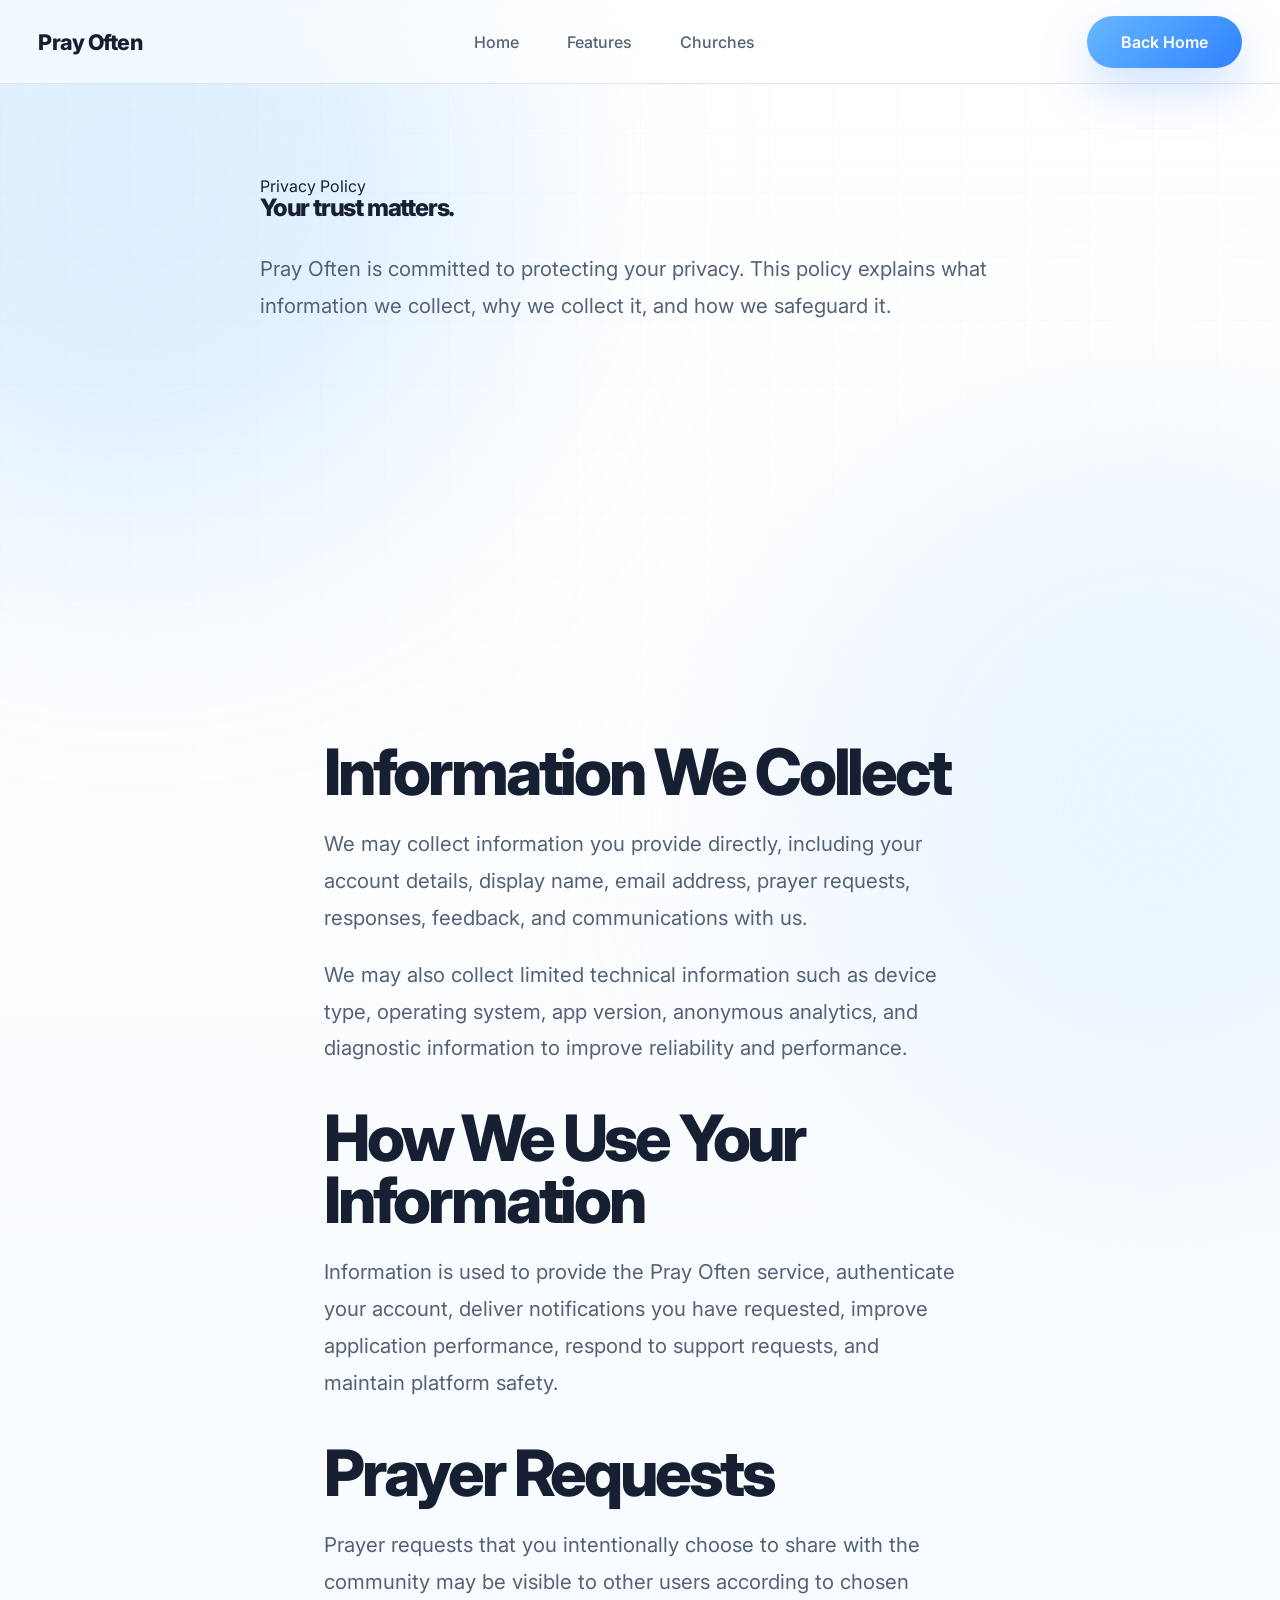
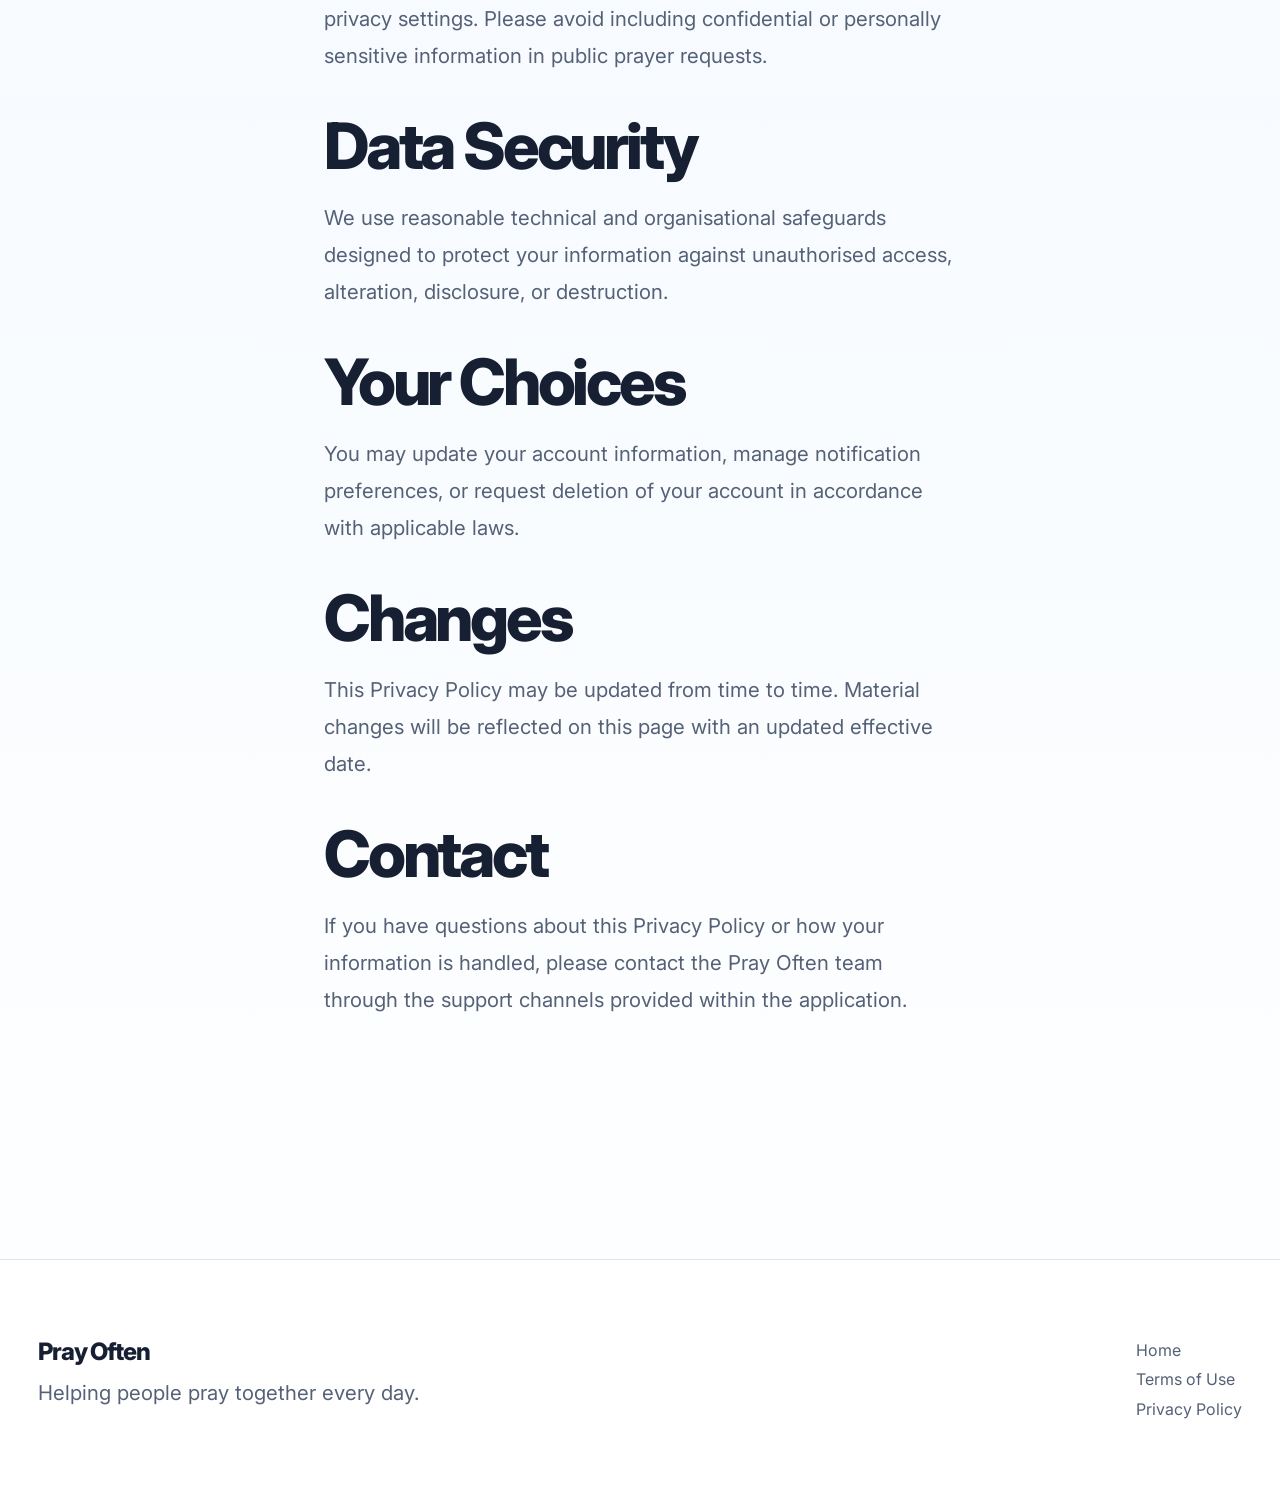
<file: privacy.html>
<!DOCTYPE html>
<html lang="en-AU">
<head>

    <meta charset="UTF-8">
    <meta name="viewport" content="width=device-width, initial-scale=1.0">

    <title>Privacy Policy • Pray Often</title>

    <meta name="description" content="Learn how Pray Often collects, uses, stores and protects your information.">

    <link rel="preconnect" href="https://fonts.googleapis.com">
    <link rel="preconnect" href="https://fonts.gstatic.com" crossorigin>

    <link href="https://fonts.googleapis.com/css2?family=Inter:wght@400;500;600;700;800&display=swap" rel="stylesheet">

    <link rel="stylesheet" href="/css/variables.css">
    <link rel="stylesheet" href="/css/styles.css">
    <link rel="stylesheet" href="/css/animations.css">
    <link rel="stylesheet" href="/css/responsive.css">

    <link rel="icon" href="/assets/favicon/favicon.ico">

</head>

<body>

<div class="background-grid"></div>
<div class="background-glow glow-left"></div>
<div class="background-glow glow-right"></div>

<header class="site-header">

    <div class="container nav-container">

        <a href="/" class="logo">
            Pray Often
        </a>

        <nav class="desktop-nav">
            <a href="/">Home</a>
            <a href="/#features">Features</a>
            <a href="/#churches">Churches</a>
        </nav>

        <a href="/" class="button button-primary">
            Back Home
        </a>

    </div>

</header>

<main>

<section class="statement">

    <div class="container narrow fade-up">

        <div class="hero-label">
            Privacy Policy
        </div>

        <h1 style="margin-bottom:2rem;">
            Your trust matters.
        </h1>

        <p>
            Pray Often is committed to protecting your privacy. This policy explains
            what information we collect, why we collect it, and how we safeguard it.
        </p>

    </div>

</section>

<section class="features">

    <div class="container narrow glass-panel" style="padding:4rem;">

        <h2>Information We Collect</h2>

        <p>
            We may collect information you provide directly, including your account
            details, display name, email address, prayer requests, responses,
            feedback, and communications with us.
        </p>

        <br>

        <p>
            We may also collect limited technical information such as device type,
            operating system, app version, anonymous analytics, and diagnostic
            information to improve reliability and performance.
        </p>

        <br><br>

        <h2>How We Use Your Information</h2>

        <p>
            Information is used to provide the Pray Often service, authenticate your
            account, deliver notifications you have requested, improve application
            performance, respond to support requests, and maintain platform safety.
        </p>

        <br><br>

        <h2>Prayer Requests</h2>

        <p>
            Prayer requests that you intentionally choose to share with the community
            may be visible to other users according to chosen privacy settings.
            Please avoid including confidential or personally sensitive information
            in public prayer requests.
        </p>

        <br><br>

        <h2>Data Security</h2>

        <p>
            We use reasonable technical and organisational safeguards designed to
            protect your information against unauthorised access, alteration,
            disclosure, or destruction.
        </p>

        <br><br>

        <h2>Your Choices</h2>

        <p>
            You may update your account information, manage notification preferences,
            or request deletion of your account in accordance with applicable laws.
        </p>

        <br><br>

        <h2>Changes</h2>

        <p>
            This Privacy Policy may be updated from time to time. Material changes
            will be reflected on this page with an updated effective date.
        </p>

        <br><br>

        <h2>Contact</h2>

        <p>
            If you have questions about this Privacy Policy or how your information
            is handled, please contact the Pray Often team through the support
            channels provided within the application.
        </p>

    </div>

</section>

</main>

<footer>

    <div class="container footer-container">

        <div>

            <h3>Pray Often</h3>

            <p>
                Helping people pray together every day.
            </p>

        </div>

        <div>

            <a href="/">Home</a>
            <a href="/terms.html">Terms of Use</a>
            <a href="/privacy.html">Privacy Policy</a>

        </div>

    </div>

</footer>

<script src="/js/navigation.js"></script>
<script src="/js/scroll.js"></script>
<script src="/js/animation.js"></script>
<script src="/js/app.js"></script>

</body>
</html>
</file>
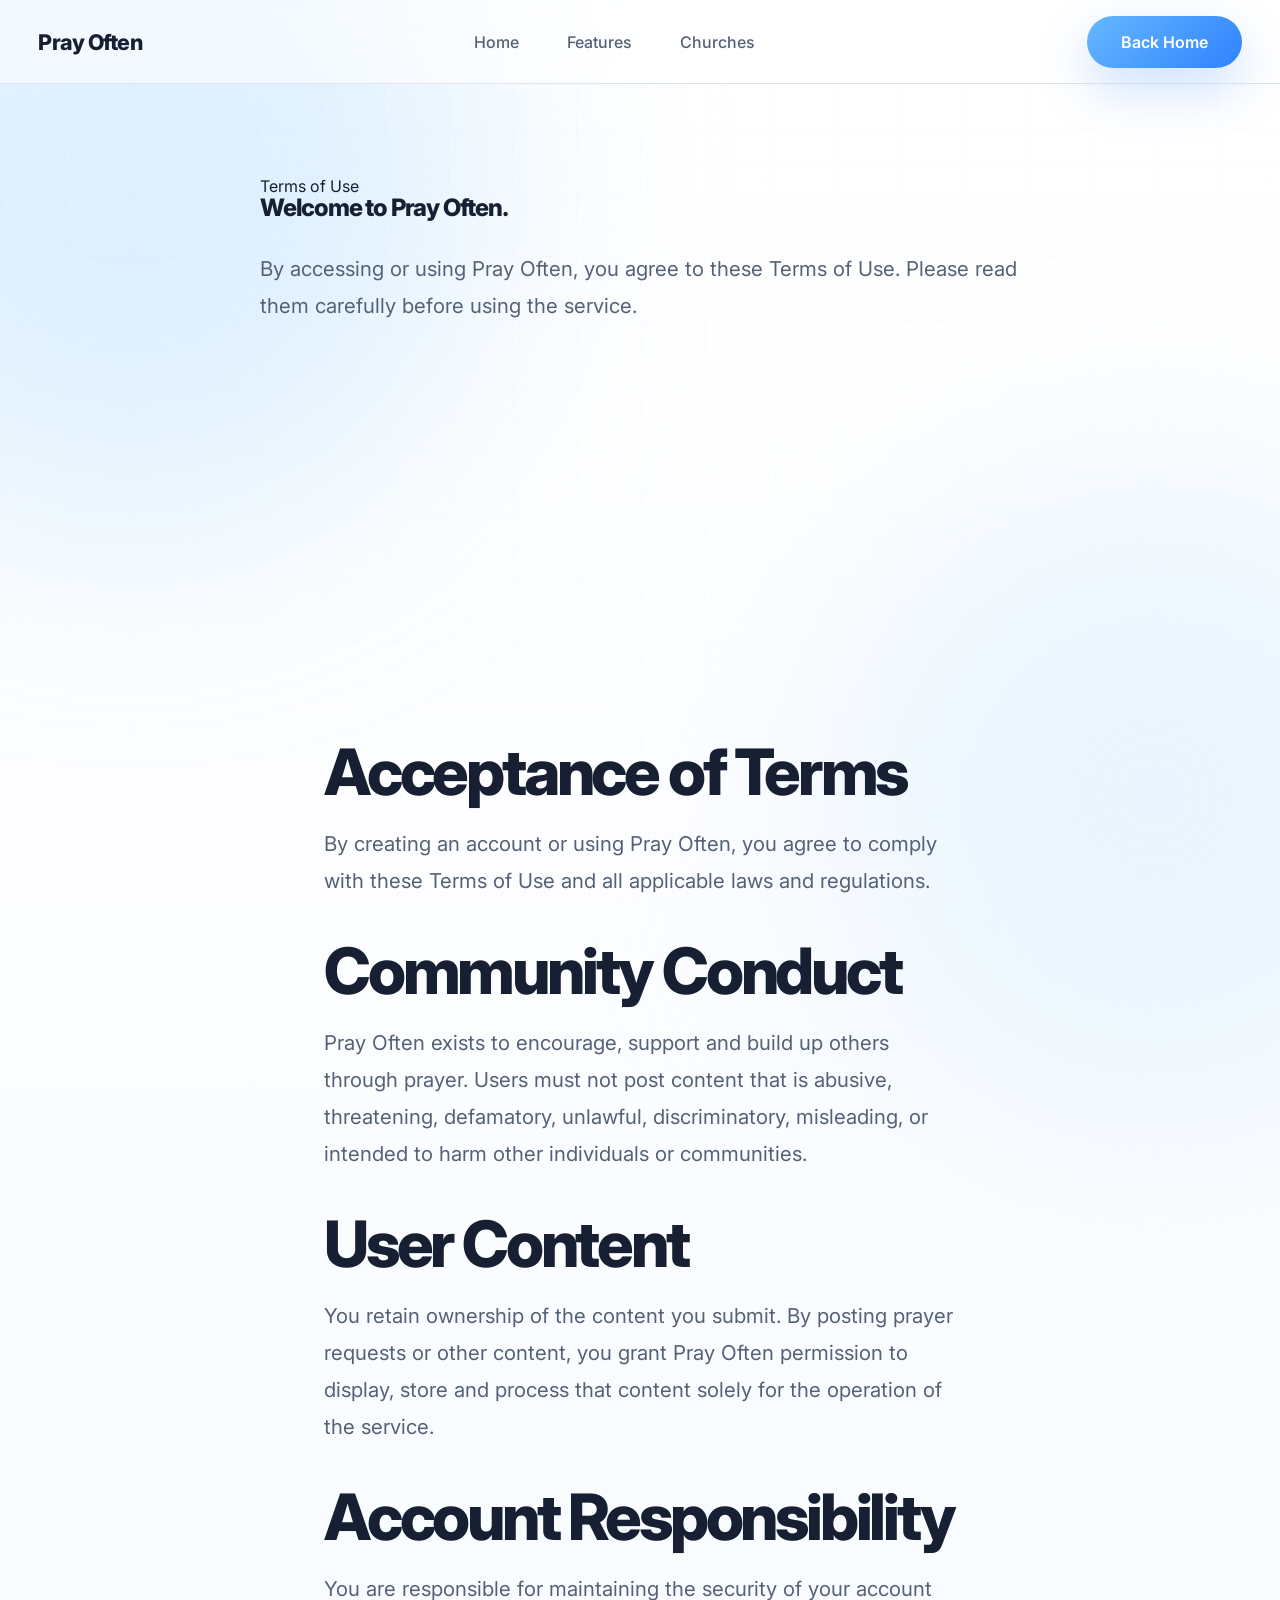
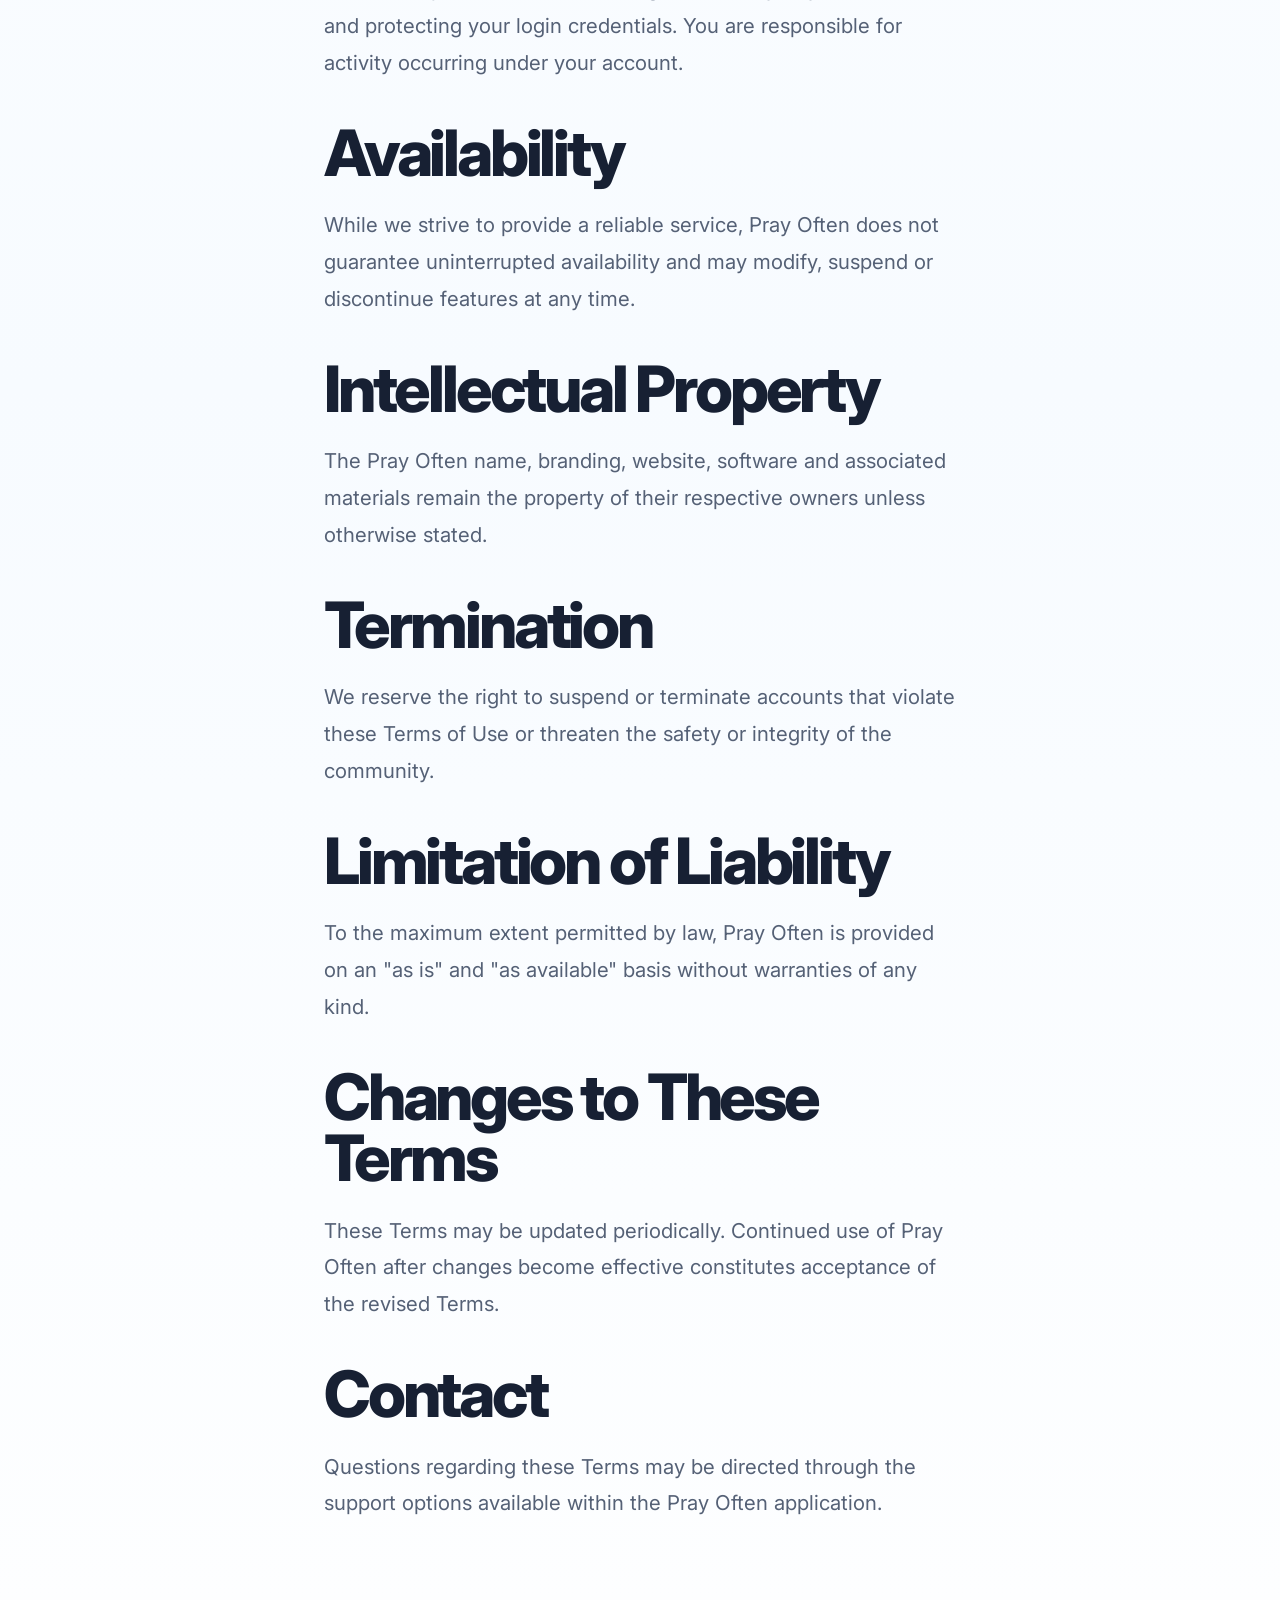
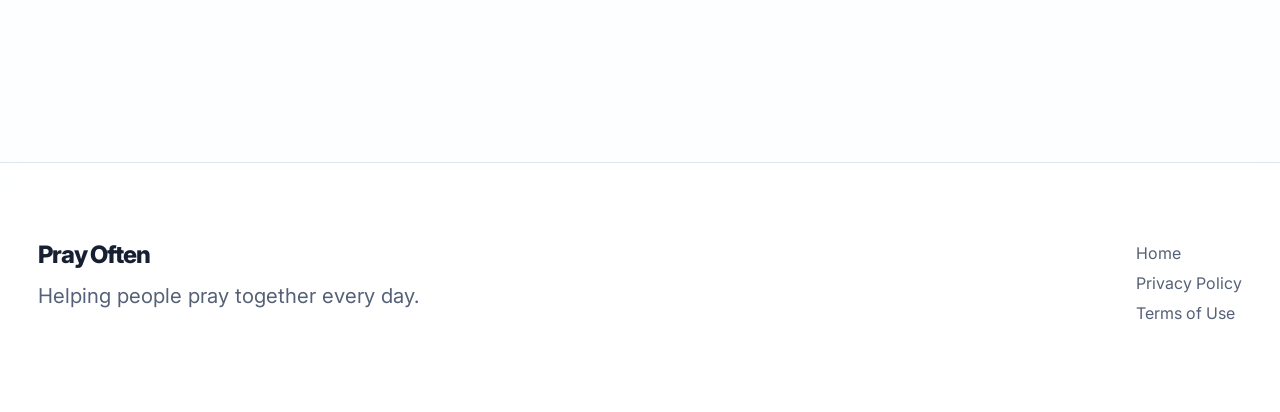
<file: terms.html>
<!DOCTYPE html>
<html lang="en-AU">
<head>

    <meta charset="UTF-8">
    <meta name="viewport" content="width=device-width, initial-scale=1.0">

    <title>Terms of Use • Pray Often</title>

    <meta name="description" content="Terms of Use for the Pray Often application and website.">

    <link rel="preconnect" href="https://fonts.googleapis.com">
    <link rel="preconnect" href="https://fonts.gstatic.com" crossorigin>

    <link href="https://fonts.googleapis.com/css2?family=Inter:wght@400;500;600;700;800&display=swap" rel="stylesheet">

    <link rel="stylesheet" href="/css/variables.css">
    <link rel="stylesheet" href="/css/styles.css">
    <link rel="stylesheet" href="/css/animations.css">
    <link rel="stylesheet" href="/css/responsive.css">

    <link rel="icon" href="/assets/favicon/favicon.ico">

</head>

<body>

<div class="background-grid"></div>
<div class="background-glow glow-left"></div>
<div class="background-glow glow-right"></div>

<header class="site-header">

    <div class="container nav-container">

        <a href="/" class="logo">
            Pray Often
        </a>

        <nav class="desktop-nav">
            <a href="/">Home</a>
            <a href="/#features">Features</a>
            <a href="/#churches">Churches</a>
        </nav>

        <a href="/" class="button button-primary">
            Back Home
        </a>

    </div>

</header>

<main>

<section class="statement">

    <div class="container narrow fade-up">

        <div class="hero-label">
            Terms of Use
        </div>

        <h1 style="margin-bottom:2rem;">
            Welcome to Pray Often.
        </h1>

        <p>
            By accessing or using Pray Often, you agree to these Terms of Use.
            Please read them carefully before using the service.
        </p>

    </div>

</section>

<section class="features">

    <div class="container narrow glass-panel" style="padding:4rem;">

        <h2>Acceptance of Terms</h2>

        <p>
            By creating an account or using Pray Often, you agree to comply with
            these Terms of Use and all applicable laws and regulations.
        </p>

        <br><br>

        <h2>Community Conduct</h2>

        <p>
            Pray Often exists to encourage, support and build up others through
            prayer. Users must not post content that is abusive, threatening,
            defamatory, unlawful, discriminatory, misleading, or intended to harm
            other individuals or communities.
        </p>

        <br><br>

        <h2>User Content</h2>

        <p>
            You retain ownership of the content you submit. By posting prayer
            requests or other content, you grant Pray Often permission to display,
            store and process that content solely for the operation of the service.
        </p>

        <br><br>

        <h2>Account Responsibility</h2>

        <p>
            You are responsible for maintaining the security of your account and
            protecting your login credentials. You are responsible for activity
            occurring under your account.
        </p>

        <br><br>

        <h2>Availability</h2>

        <p>
            While we strive to provide a reliable service, Pray Often does not
            guarantee uninterrupted availability and may modify, suspend or
            discontinue features at any time.
        </p>

        <br><br>

        <h2>Intellectual Property</h2>

        <p>
            The Pray Often name, branding, website, software and associated
            materials remain the property of their respective owners unless
            otherwise stated.
        </p>

        <br><br>

        <h2>Termination</h2>

        <p>
            We reserve the right to suspend or terminate accounts that violate
            these Terms of Use or threaten the safety or integrity of the
            community.
        </p>

        <br><br>

        <h2>Limitation of Liability</h2>

        <p>
            To the maximum extent permitted by law, Pray Often is provided on an
            "as is" and "as available" basis without warranties of any kind.
        </p>

        <br><br>

        <h2>Changes to These Terms</h2>

        <p>
            These Terms may be updated periodically. Continued use of Pray Often
            after changes become effective constitutes acceptance of the revised
            Terms.
        </p>

        <br><br>

        <h2>Contact</h2>

        <p>
            Questions regarding these Terms may be directed through the support
            options available within the Pray Often application.
        </p>

    </div>

</section>

</main>

<footer>

    <div class="container footer-container">

        <div>

            <h3>Pray Often</h3>

            <p>
                Helping people pray together every day.
            </p>

        </div>

        <div>

            <a href="/">Home</a>
            <a href="/privacy.html">Privacy Policy</a>
            <a href="/terms.html">Terms of Use</a>

        </div>

    </div>

</footer>

<script src="/js/navigation.js"></script>
<script src="/js/scroll.js"></script>
<script src="/js/animation.js"></script>
<script src="/js/app.js"></script>

</body>
</html>
</file>
<file: css/variables.css>
/*
==========================================================
PRAY OFTEN
Design System
==========================================================
*/

:root {

/* ==========================================================
   Typography
========================================================== */

    --font-primary: "Inter", system-ui, -apple-system, BlinkMacSystemFont, "Segoe UI", sans-serif;

    --font-weight-thin: 100;
    --font-weight-light: 300;
    --font-weight-regular: 400;
    --font-weight-medium: 500;
    --font-weight-semibold: 600;
    --font-weight-bold: 700;
    --font-weight-black: 900;

/* ==========================================================
   Brand Colours
========================================================== */

    --white: #ffffff;

    --cloud: #fbfcfe;

    --mist: #f7f9fc;

    --silver-50: #f4f7fb;
    --silver-100: #edf2f7;
    --silver-200: #dde5ef;
    --silver-300: #cad5e2;

    --sky-50: #eef8ff;
    --sky-100: #dcedff;
    --sky-200: #c4e0ff;
    --sky-300: #acd2ff;

    --blue-300: #75b7ff;
    --blue-400: #5aa6ff;
    --blue-500: #3f92ff;
    --blue-600: #2e7ef3;
    --blue-700: #1f6fe2;

    --navy: #0f1728;

    --text-primary: #172033;
    --text-secondary: #556176;
    --text-muted: #8390a4;

    --success: #3fbf83;
    --warning: #ffb547;
    --danger: #ef5350;

/* ==========================================================
   Gradients
========================================================== */

    --gradient-background:
        linear-gradient(
            180deg,
            #ffffff 0%,
            #fbfdff 28%,
            #f7fbff 55%,
            #ffffff 100%
        );

    --gradient-button:
        linear-gradient(
            135deg,
            #66b8ff,
            #2f82ff
        );

    --gradient-glass:
        linear-gradient(
            180deg,
            rgba(255,255,255,.80),
            rgba(255,255,255,.55)
        );

    --gradient-light:
        radial-gradient(
            circle,
            rgba(126,187,255,.22),
            rgba(126,187,255,0)
        );

/* ==========================================================
   Glass
========================================================== */

    --glass-background:
        rgba(255,255,255,.58);

    --glass-border:
        rgba(255,255,255,.75);

    --glass-blur:
        24px;

/* ==========================================================
   Borders
========================================================== */

    --border-light:
        1px solid rgba(215,223,234,.8);

    --border-medium:
        1px solid rgba(190,205,221,.9);

/* ==========================================================
   Shadows
========================================================== */

    --shadow-xs:
        0 2px 8px rgba(10,30,60,.04);

    --shadow-sm:
        0 8px 24px rgba(15,30,55,.05);

    --shadow-md:
        0 18px 48px rgba(15,35,70,.08);

    --shadow-lg:
        0 40px 100px rgba(15,35,70,.12);

    --shadow-phone:
        0 70px 140px rgba(22,45,90,.22);

    --shadow-glow:
        0 0 120px rgba(116,177,255,.28);

/* ==========================================================
   Border Radius
========================================================== */

    --radius-xs: 8px;
    --radius-sm: 14px;
    --radius-md: 22px;
    --radius-lg: 34px;
    --radius-xl: 48px;
    --radius-pill: 999px;

/* ==========================================================
   Widths
========================================================== */

    --container: 1320px;
    --container-wide: 1480px;
    --container-narrow: 760px;

/* ==========================================================
   Spacing
========================================================== */

    --space-2: .25rem;
    --space-4: .5rem;
    --space-8: .75rem;
    --space-12: 1rem;
    --space-16: 1.25rem;
    --space-20: 1.5rem;
    --space-24: 2rem;
    --space-32: 3rem;
    --space-40: 4rem;
    --space-48: 5rem;
    --space-64: 7rem;
    --space-80: 9rem;
    --space-96: 11rem;

/* ==========================================================
   Navigation
========================================================== */

    --nav-height: 84px;

/* ==========================================================
   Animation
========================================================== */

    --ease:
        cubic-bezier(.22,.61,.36,1);

    --transition-fast:
        .18s var(--ease);

    --transition:
        .35s var(--ease);

    --transition-slow:
        .75s var(--ease);

/* ==========================================================
   Hero
========================================================== */

    --hero-title:
        clamp(4rem,10vw,8rem);

    --hero-copy:
        clamp(1.15rem,1.8vw,1.45rem);

/* ==========================================================
   Section Titles
========================================================== */

    --section-title:
        clamp(2.5rem,5vw,4.5rem);

    --section-copy:
        clamp(1.1rem,1.6vw,1.3rem);

}

/* ==========================================================
   Selection
========================================================== */

::selection{

    background:var(--blue-500);
    color:white;

}

/* ==========================================================
   Scrollbar
========================================================== */

::-webkit-scrollbar{

    width:12px;

}

::-webkit-scrollbar-track{

    background:var(--silver-50);

}

::-webkit-scrollbar-thumb{

    background:linear-gradient(
        var(--blue-400),
        var(--blue-600)
    );

    border-radius:999px;

    border:3px solid var(--silver-50);

}
</file>
<file: css/styles.css>
/* ==========================================================
   RESET
========================================================== */

*,
*::before,
*::after{
    margin:0;
    padding:0;
    box-sizing:border-box;
}

html{
    scroll-behavior:smooth;
    -webkit-font-smoothing:antialiased;
    -moz-osx-font-smoothing:grayscale;
}

body{
    font-family:var(--font-primary);
    color:var(--text-primary);
    background:var(--gradient-background);
    overflow-x:hidden;
    min-height:100vh;
    text-rendering:optimizeLegibility;
}

/* ==========================================================
   GLOBAL
========================================================== */

img{
    display:block;
    max-width:100%;
}

a{
    color:inherit;
    text-decoration:none;
}

button{
    font:inherit;
    border:none;
    background:none;
    cursor:pointer;
}

section{
    position:relative;
}

.container{
    width:min(92%,var(--container));
    margin-inline:auto;
}

.container.narrow{
    max-width:var(--container-narrow);
}

.container.wide{
    max-width:var(--container-wide);
}

/* ==========================================================
   BACKGROUND
========================================================== */

.background-grid{

    position:fixed;
    inset:0;

    pointer-events:none;

    opacity:.45;

    background-image:

        linear-gradient(
            rgba(255,255,255,0),
            rgba(255,255,255,.65)
        ),

        linear-gradient(
            rgba(205,220,240,.16) 1px,
            transparent 1px
        ),

        linear-gradient(
            90deg,
            rgba(205,220,240,.16) 1px,
            transparent 1px
        );

    background-size:
        cover,
        64px 64px,
        64px 64px;

    z-index:-3;

}

.background-glow{

    position:fixed;
    border-radius:50%;
    filter:blur(120px);

    pointer-events:none;

    z-index:-2;

}

.glow-left{

    width:700px;
    height:700px;

    top:-180px;
    left:-220px;

    background:rgba(140,200,255,.28);

}

.glow-right{

    width:650px;
    height:650px;

    bottom:-220px;
    right:-200px;

    background:rgba(225,241,255,.65);

}

/* ==========================================================
   HEADER
========================================================== */

.site-header{

    position:fixed;

    top:0;
    left:0;

    width:100%;

    height:var(--nav-height);

    z-index:1000;

    backdrop-filter:blur(24px);

    background:rgba(255,255,255,.58);

    border-bottom:var(--border-light);

    transition:var(--transition);

}

.site-header.scrolled{

    background:rgba(255,255,255,.82);

    box-shadow:var(--shadow-sm);

}

.nav-container{

    height:100%;

    display:flex;

    align-items:center;

    justify-content:space-between;

}

.logo{

    font-size:1.35rem;

    font-weight:800;

    letter-spacing:-.04em;

}

.desktop-nav{

    display:flex;

    gap:3rem;

    align-items:center;

}

.desktop-nav a{

    position:relative;

    color:var(--text-secondary);

    font-weight:500;

    transition:var(--transition-fast);

}

.desktop-nav a:hover{

    color:var(--text-primary);

}

.desktop-nav a::after{

    content:"";

    position:absolute;

    left:0;
    bottom:-6px;

    width:0;

    height:2px;

    border-radius:99px;

    background:var(--blue-500);

    transition:var(--transition);

}

.desktop-nav a:hover::after{

    width:100%;

}

/* ==========================================================
   BUTTONS
========================================================== */

.button{

    display:inline-flex;

    align-items:center;

    justify-content:center;

    gap:.7rem;

    padding:16px 34px;

    border-radius:999px;

    font-weight:600;

    transition:var(--transition);

    user-select:none;

}

.button-primary{

    color:white;

    background:var(--gradient-button);

    box-shadow:

        0 20px 50px rgba(53,133,255,.25);

}

.button-primary:hover{

    transform:translateY(-3px);

    box-shadow:

        0 32px 65px rgba(53,133,255,.34);

}

.button-secondary{

    color:var(--blue-600);

    background:white;

    border:var(--border-light);

    backdrop-filter:blur(16px);

}

.button-secondary:hover{

    background:var(--sky-50);

    transform:translateY(-2px);

}

/* ==========================================================
   TYPOGRAPHY
========================================================== */

h1,
h2,
h3,
h4{

    letter-spacing:-.05em;

    line-height:.96;

    font-weight:800;

}

h2{

    font-size:var(--section-title);

    margin-bottom:1.5rem;

}

h3{

    font-size:1.5rem;

}

p{

    line-height:1.8;

    color:var(--text-secondary);

    font-size:var(--section-copy);

}

/* ==========================================================
   SECTION SPACING
========================================================== */

.statement,
.journey,
.features,
.showcase,
.cta{

    padding:

        var(--space-96)

        0;

}

/* ==========================================================
   FEATURE GRID
========================================================== */

.feature-grid{

    display:grid;

    grid-template-columns:

        repeat(2,1fr);

    gap:2rem;

}

.feature-card{

    padding:42px;

    border-radius:var(--radius-lg);

    background:var(--gradient-glass);

    backdrop-filter:

        blur(var(--glass-blur));

    border:

        1px solid rgba(255,255,255,.82);

    box-shadow:

        var(--shadow-md);

    transition:var(--transition);

}

.feature-card:hover{

    transform:

        translateY(-10px);

    box-shadow:

        var(--shadow-lg);

}

.feature-card h3{

    margin-bottom:1rem;

}

/* ==========================================================
   JOURNEY
========================================================== */

.journey-line{

    margin-top:5rem;

    display:flex;

    justify-content:space-between;

    gap:2rem;

    flex-wrap:wrap;

}

.journey-step{

    flex:1;

    min-width:160px;

    padding:2rem;

    text-align:center;

}

.step-number{

    width:64px;

    height:64px;

    margin:auto auto 1.25rem;

    display:grid;

    place-items:center;

    border-radius:50%;

    color:var(--blue-600);

    background:var(--sky-50);

    font-weight:700;

    box-shadow:

        var(--shadow-sm);

}

/* ==========================================================
   SHOWCASE
========================================================== */

.showcase{

    text-align:center;

}

.showcase p{

    max-width:760px;

    margin:auto;

}

/* ==========================================================
   CTA
========================================================== */

.cta{

    text-align:center;

}

.cta p{

    margin:

        1rem auto 2.5rem;

}

/* ==========================================================
   FOOTER
========================================================== */

footer{

    padding:

        5rem 0;

    border-top:

        var(--border-light);

    background:

        rgba(255,255,255,.65);

    backdrop-filter:

        blur(20px);

}

.footer-container{

    display:flex;

    justify-content:space-between;

    gap:4rem;

    align-items:flex-start;

}

.footer-container h3{

    margin-bottom:.75rem;

}

.footer-container a{

    display:block;

    color:var(--text-secondary);

    margin-bottom:.6rem;

    transition:var(--transition-fast);

}

.footer-container a:hover{

    color:var(--blue-600);

}

.modal-overlay{

    position:fixed;
    inset:0;

    background:rgba(10,20,40,.45);

    display:flex;

    justify-content:center;

    align-items:center;

    opacity:0;

    visibility:hidden;

    transition:.3s;

    z-index:5000;

}

.modal-overlay.active{

    opacity:1;

    visibility:visible;

}

.modal{

    width:min(92%,640px);

    padding:48px;

    border-radius:32px;

    background:rgba(255,255,255,.82);

    backdrop-filter:blur(35px);

    border:1px solid rgba(255,255,255,.8);

    box-shadow:0 40px 100px rgba(0,0,0,.18);

    position:relative;

}

.modal h2{

    margin-bottom:1rem;

}

.modal p{

    margin-bottom:2rem;

}

.modal form{

    display:flex;

    flex-direction:column;

    gap:1rem;

}

.modal input,
.modal textarea{

    padding:16px 20px;

    border-radius:18px;

    border:1px solid rgba(0,0,0,.08);

    background:white;

    font:inherit;

    resize:none;

}

.modal input:focus,
.modal textarea:focus{

    outline:none;

    border-color:#5da8ff;

    box-shadow:0 0 0 4px rgba(93,168,255,.15);

}

.modal-close{

    position:absolute;

    top:18px;

    right:20px;

    font-size:2rem;

    color:#888;

}

.modal-close:hover{

    color:black;

}

#formStatus{

    margin-top:1rem;

    font-weight:600;

}
</file>
<file: css/animations.css>
/* ==========================================================
   GLOBAL TRANSITIONS
========================================================== */

*{
    transition:
        background-color var(--transition),
        color var(--transition),
        border-color var(--transition),
        box-shadow var(--transition);
}

/* ==========================================================
   FADE UP
========================================================== */

.fade-up{

    opacity:0;

    transform:
        translateY(60px);

    transition:

        opacity .9s var(--ease),
        transform .9s var(--ease);

}

.fade-up.visible{

    opacity:1;

    transform:
        translateY(0);

}

/* ==========================================================
   FADE LEFT
========================================================== */

.fade-left{

    opacity:0;

    transform:

        translateX(-70px);

    transition:

        opacity .9s var(--ease),
        transform .9s var(--ease);

}

.fade-left.visible{

    opacity:1;

    transform:none;

}

/* ==========================================================
   FADE RIGHT
========================================================== */

.fade-right{

    opacity:0;

    transform:

        translateX(70px);

    transition:

        opacity .9s var(--ease),
        transform .9s var(--ease);

}

.fade-right.visible{

    opacity:1;

    transform:none;

}

/* ==========================================================
   SCALE
========================================================== */

.scale-in{

    opacity:0;

    transform:

        scale(.92);

    transition:

        opacity .9s var(--ease),
        transform .9s var(--ease);

}

.scale-in.visible{

    opacity:1;

    transform:

        scale(1);

}

/* ==========================================================
   HERO TITLE
========================================================== */

.hero h1 span{

    animation:

        heroReveal .9s forwards;

    animation-timing-function:

        cubic-bezier(.19,1,.22,1);

}

.hero h1 span:nth-child(1){

    animation-delay:.1s;

}

.hero h1 span:nth-child(2){

    animation-delay:.28s;

}

.hero h1 span:nth-child(3){

    animation-delay:.46s;

}

@keyframes heroReveal{

    from{

        opacity:0;

        transform:

            translateY(55px);

        filter:

            blur(10px);

    }

    to{

        opacity:1;

        transform:

            translateY(0);

        filter:

            blur(0);

    }

}

/* ==========================================================
   HERO COPY
========================================================== */

.hero-copy{

    opacity:0;

    animation:

        copyReveal 1.1s forwards;

    animation-delay:.75s;

}

@keyframes copyReveal{

    from{

        opacity:0;

        transform:

            translateY(30px);

    }

    to{

        opacity:1;

        transform:

            translateY(0);

    }

}

/* ==========================================================
   BUTTONS
========================================================== */

.hero-buttons{

    opacity:0;

    animation:

        copyReveal 1.1s forwards;

    animation-delay:.95s;

}

/* ==========================================================
   PHONE ENTRANCE
========================================================== */

.phone{

    opacity:0;

    animation:

        phoneEnter 1.6s forwards;

    animation-delay:.5s;

}

@keyframes phoneEnter{

    0%{

        opacity:0;

        transform:

            translateY(80px)
            rotate(8deg)
            scale(.9);

    }

    100%{

        opacity:1;

        transform:

            translateY(0)
            rotate(0)
            scale(1);

    }

}

/* ==========================================================
   PRAYER CARDS
========================================================== */

.prayer-card{

    animation:

        cardFloat 8s ease-in-out infinite;

}

.prayer-card:nth-child(2){

    animation-delay:1s;

}

.prayer-card:nth-child(3){

    animation-delay:2.5s;

}

@keyframes cardFloat{

    0%{

        transform:translateY(0);

    }

    50%{

        transform:translateY(-8px);

    }

    100%{

        transform:translateY(0);

    }

}

/* ==========================================================
   BACKGROUND GLOWS
========================================================== */

.background-glow{

    animation:

        glowMove 18s ease-in-out infinite;

}

.glow-right{

    animation-delay:6s;

}

@keyframes glowMove{

    0%{

        transform:

            translate(0,0)
            scale(1);

    }

    50%{

        transform:

            translate(50px,-30px)
            scale(1.08);

    }

    100%{

        transform:

            translate(0,0)
            scale(1);

    }

}

/* ==========================================================
   FEATURE CARDS
========================================================== */

.feature-card{

    transform-style:

        preserve-3d;

}

.feature-card:hover{

    transform:

        perspective(1000px)
        rotateX(3deg)
        rotateY(-3deg)
        translateY(-12px);

}

/* ==========================================================
   JOURNEY STEPS
========================================================== */

.journey-step{

    transition:

        transform .45s var(--ease);

}

.journey-step:hover{

    transform:

        translateY(-10px);

}

.journey-step:hover .step-number{

    transform:

        scale(1.12);

    background:

        var(--gradient-button);

    color:white;

    box-shadow:

        0 20px 40px rgba(60,140,255,.35);

}

/* ==========================================================
   BUTTON HOVER
========================================================== */

.button{

    overflow:hidden;

    position:relative;

}

.button::after{

    content:"";

    position:absolute;

    inset:0;

    background:

        linear-gradient(

            120deg,

            transparent,

            rgba(255,255,255,.35),

            transparent

        );

    transform:

        translateX(-150%);

}

.button:hover::after{

    animation:

        shine .9s forwards;

}

@keyframes shine{

    to{

        transform:

            translateX(150%);

    }

}

/* ==========================================================
   PARALLAX READY
========================================================== */

.parallax{

    will-change:

        transform;

}

/* ==========================================================
   FLOAT
========================================================== */

.float{

    animation:

        gentleFloat 7s ease-in-out infinite;

}

@keyframes gentleFloat{

    0%{

        transform:

            translateY(0);

    }

    50%{

        transform:

            translateY(-12px);

    }

    100%{

        transform:

            translateY(0);

    }

}

/* ==========================================================
   SPIN SLOW
========================================================== */

.spin-slow{

    animation:

        spinSlow 80s linear infinite;

}

@keyframes spinSlow{

    from{

        transform:rotate(0);

    }

    to{

        transform:rotate(360deg);

    }

}

/* ==========================================================
   REDUCED MOTION
========================================================== */

@media (prefers-reduced-motion: reduce){

*,
*::before,
*::after{

    animation:none !important;

    transition:none !important;

    scroll-behavior:auto !important;

}

}
</file>
<file: css/responsive.css>
/* ==========================================================
   LARGE DESKTOP
========================================================== */

@media (max-width: 1440px){

    .container{
        width:min(94%, var(--container));
    }

    .hero{
        gap:5rem;
    }

    .phone{
        width:320px;
        height:650px;
    }

}

/* ==========================================================
   DESKTOP
========================================================== */

@media (max-width: 1200px){

    .hero{

        grid-template-columns:1fr;

        text-align:center;

        gap:5rem;

        padding-top:calc(var(--nav-height) + 4rem);

    }

    .hero-content{

        margin:auto;

    }

    .hero-copy{

        margin-inline:auto;

    }

    .hero-buttons{

        justify-content:center;

    }

    .phone-stage{

        order:2;

    }

    .journey-line{

        grid-template-columns:repeat(5,1fr);

        gap:1.5rem;

    }

    .feature-grid{

        grid-template-columns:1fr 1fr;

    }

}

/* ==========================================================
   TABLET
========================================================== */

@media (max-width: 992px){

    .desktop-nav{

        display:none;

    }

    .nav-button{

        display:none;

    }

    .hero{

        min-height:auto;

        padding:

            calc(var(--nav-height) + 2rem)
            6vw
            5rem;

    }

    .hero h1{

        font-size:clamp(3.8rem,11vw,5.8rem);

    }

    .statement,
    .journey,
    .features,
    .showcase,
    .cta{

        padding:7rem 0;

    }

    .feature-grid{

        grid-template-columns:1fr;

    }

    .feature-card{

        min-height:auto;

    }

    .journey-line{

        grid-template-columns:1fr;

        max-width:520px;

        margin:auto;

        gap:2rem;

    }

    .journey-line::before{

        display:none;

    }

    .journey-step{

        padding:2rem;

        border-radius:28px;

        background:rgba(255,255,255,.72);

        backdrop-filter:blur(18px);

        border:var(--border-light);

        box-shadow:var(--shadow-sm);

    }

    .footer-container{

        flex-direction:column;

        text-align:center;

        align-items:center;

        gap:2.5rem;

    }

}

/* ==========================================================
   MOBILE
========================================================== */

@media (max-width: 768px){

    :root{

        --hero-title:clamp(3rem,14vw,4.5rem);

        --section-title:clamp(2.2rem,10vw,3.4rem);

        --section-copy:1.05rem;

    }

    .container{

        width:min(92%,100%);

    }

    .hero{

        gap:4rem;

    }

    .hero-label{

        font-size:.68rem;

        letter-spacing:.14em;

    }

    .hero-buttons{

        flex-direction:column;

        align-items:stretch;

    }

    .button{

        width:100%;

    }

    .phone{

        width:290px;

        height:590px;

        border-radius:44px;

    }

    .phone-screen{

        border-radius:34px;

        padding:2rem 1.2rem;

    }

    .phone-notch{

        width:115px;

        height:24px;

    }

    .screen-title{

        font-size:1.2rem;

    }

    .prayer-card{

        padding:1.2rem;

    }

    .feature-card{

        padding:2rem;

        border-radius:28px;

    }

    .statement p,
    .showcase p,
    .cta p{

        font-size:1.05rem;

    }

}

/* ==========================================================
   SMALL MOBILE
========================================================== */

@media (max-width: 480px){

    .site-header{

        height:72px;

    }

    .logo{

        font-size:1.15rem;

    }

    .hero{

        padding-top:6rem;

    }

    .hero-copy{

        font-size:1rem;

    }

    .phone{

        width:250px;

        height:520px;

    }

    .phone-screen{

        padding:1.6rem 1rem;

    }

    .screen-title{

        font-size:1.05rem;

    }

    .screen-subtitle{

        font-size:.8rem;

    }

    .prayer-card h3{

        font-size:.95rem;

    }

    .step-number{

        width:56px;

        height:56px;

        font-size:.9rem;

    }

    .feature-card h3{

        font-size:1.3rem;

    }

    .footer-container{

        gap:2rem;

    }

}

/* ==========================================================
   ULTRA WIDE
========================================================== */

@media (min-width: 1800px){

    .hero{

        max-width:1700px;

        margin:auto;

    }

    .statement,
    .journey,
    .features,
    .showcase,
    .cta{

        max-width:1700px;

        margin:auto;

    }

}

/* ==========================================================
   LANDSCAPE PHONES
========================================================== */

@media (max-height:700px) and (orientation:landscape){

    .hero{

        min-height:auto;

        padding-top:7rem;

        padding-bottom:5rem;

    }

}

/* ==========================================================
   PRINT
========================================================== */

@media print{

    .background-grid,
    .background-glow,
    .phone,
    .hero-buttons,
    .site-header{

        display:none !important;

    }

    body{

        background:#fff;

        color:#000;

    }

}
</file>
